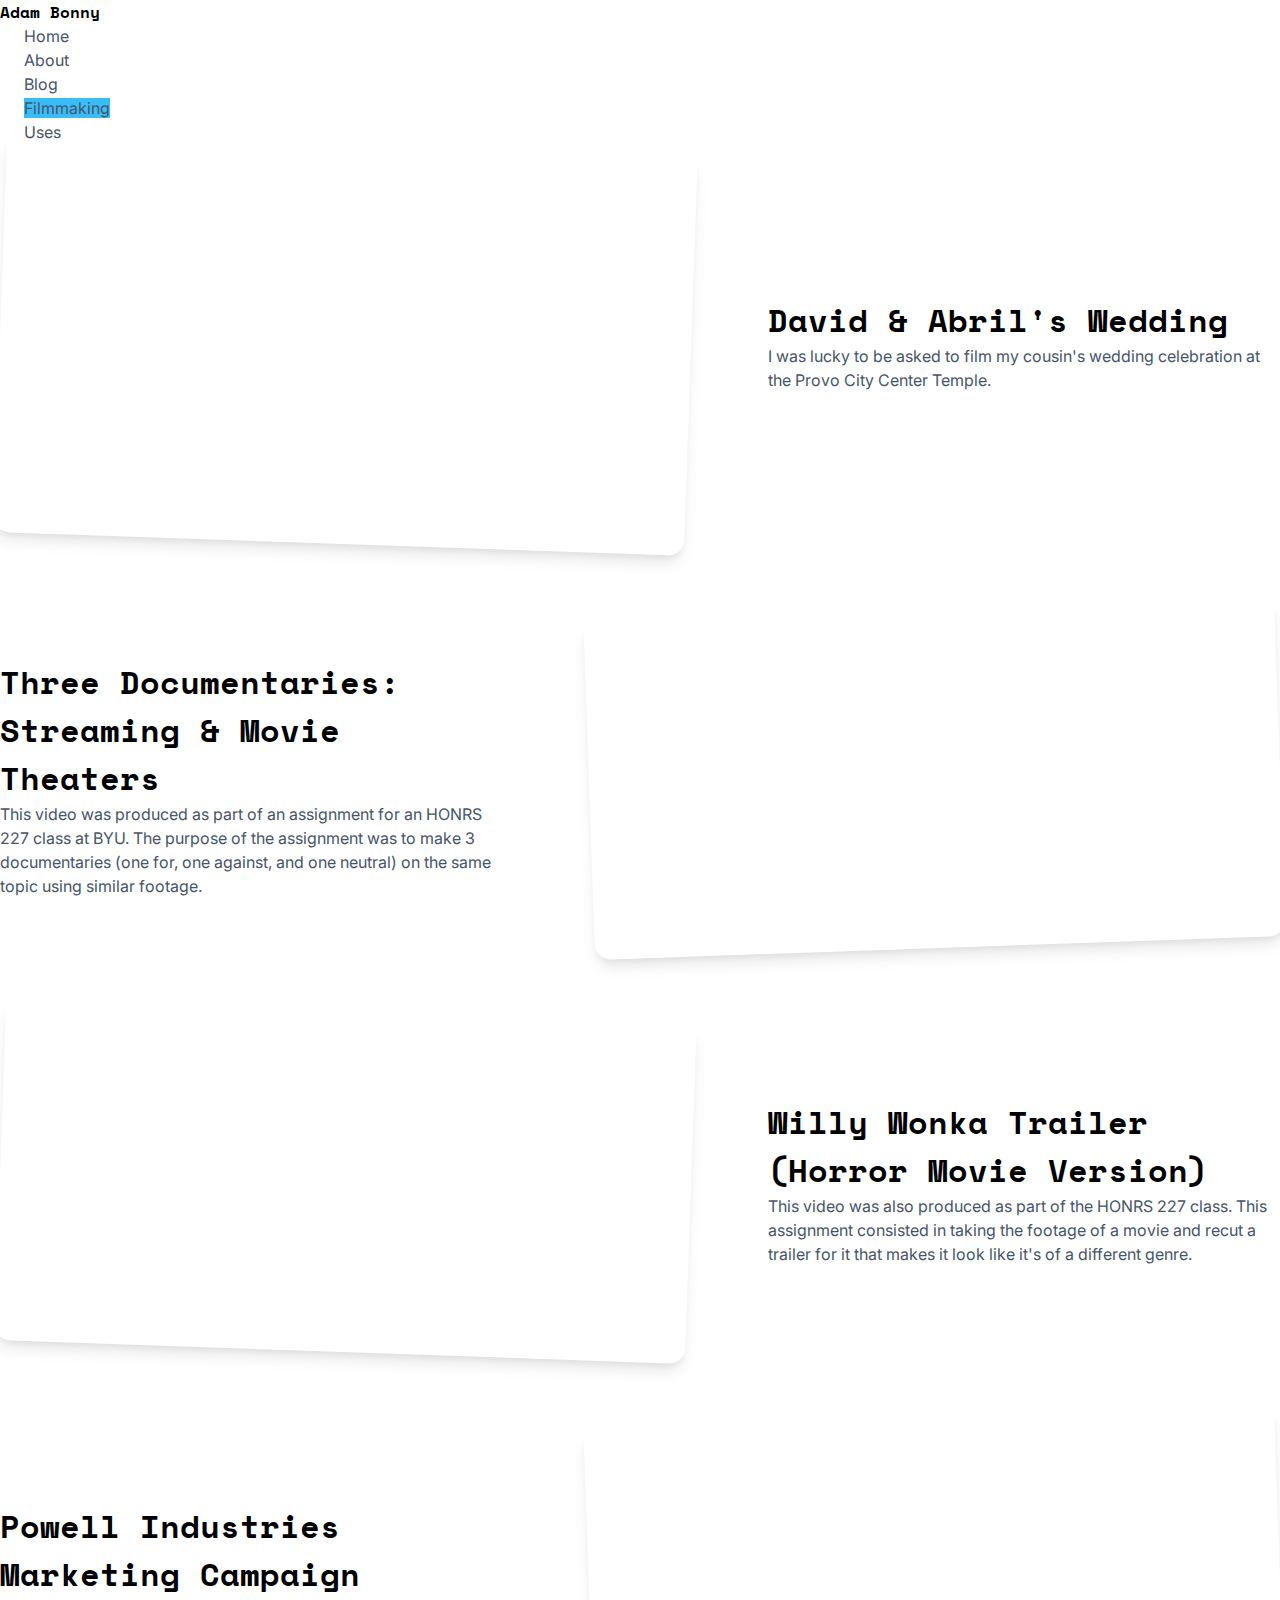
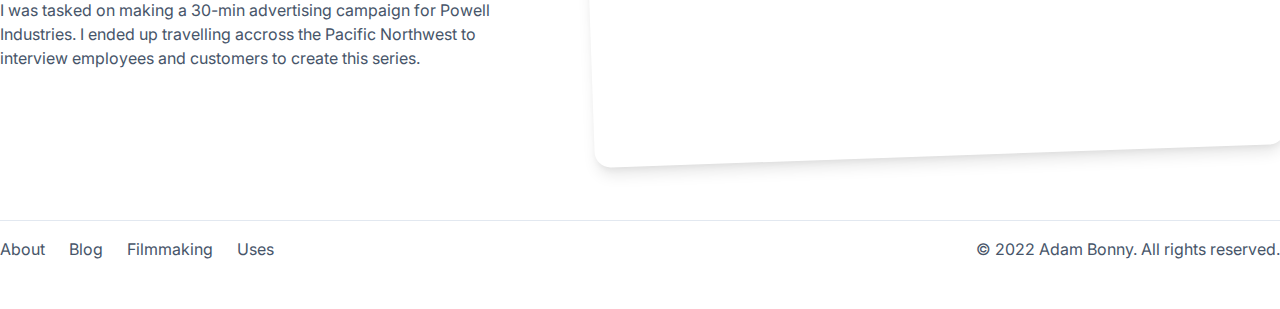
<file: film.html>
<!DOCTYPE html>
<html lang="en">
<head>
    <!-- Meta Tags -->
    <meta charset="UTF-8">
    <meta http-equiv="X-UA-Compatible" content="IE=edge">
    <meta name="viewport" content="width=device-width, initial-scale=1.0">
    <title>Filmmaking - Adam Bonny</title>
    <link rel="icon" href="data:image/svg+xml,<svg xmlns=%22http://www.w3.org/2000/svg%22 viewBox=%220 0 100 100%22><text y=%22.9em%22 font-size=%2290%22>🚀</text></svg>">
    <!-- Google Fonts -->
    <link rel="preconnect" href="https://fonts.googleapis.com">
    <link rel="preconnect" href="https://fonts.gstatic.com" crossorigin>
    <link href="https://fonts.googleapis.com/css2?family=Inter:wght@100;200;300;400;500;600;700;800;900&family=Space+Mono:ital,wght@0,400;0,700;1,400;1,700&display=swap" rel="stylesheet">
    <!-- Bootstrap CSS -->
    <link href="https://cdn.jsdelivr.net/npm/bootstrap@5.2.1/dist/css/bootstrap.min.css" rel="stylesheet" integrity="sha384-iYQeCzEYFbKjA/T2uDLTpkwGzCiq6soy8tYaI1GyVh/UjpbCx/TYkiZhlZB6+fzT" crossorigin="anonymous">
    <!-- Custom CSS -->
    <link rel="stylesheet" href="preflight.css">
    <link rel="stylesheet" href="style.css">
</head>
<body class="container">
    <!-- Header -->
    <header class="d-flex flex-wrap justify-content-center py-3 mb-4 border-bottom">
        <a href="index.html" class="d-flex align-items-center mb-3 mb-md-0 me-md-auto text-dark text-decoration-none">
        <span class="fs-4">Adam Bonny</span>
        </a>

        <ul class="nav nav-pills">
        <li class="nav-item"><a href="index.html" class="nav-link" aria-current="page">Home</a></li>
        <li class="nav-item"><a href="about.html" class="nav-link">About</a></li>
        <li class="nav-item"><a href="blog.html" class="nav-link">Blog</a></li>
        <li class="nav-item"><a href="film.html" class="nav-link active">Filmmaking</a></li>
        <li class="nav-item"><a href="uses.html" class="nav-link">Uses</a></li>
        </ul>
    </header>

    <!-- Content -->
    <main class="film">
        <section class="video-left">
            <iframe src="https://byu.app.box.com/embed/s/4a0wl8fys5005rljkkd8nildeqczneok?sortColumn=date&view=list" width="500" height="400" frameborder="0" allowfullscreen webkitallowfullscreen msallowfullscreen></iframe> 
            <div class="text">
                <h2>David & Abril's Wedding</h2>
                <p>I was lucky to be asked to film my cousin's wedding celebration at the Provo City Center Temple.</p>
            </div>
        </section>
        <section class="video-right">
            <iframe width="770" height="340" src="https://www.youtube.com/embed/se70NP1uxSM" title="Streaming and Movie Theaters: Three Documentaries" frameborder="0" allow="accelerometer; autoplay; clipboard-write; encrypted-media; gyroscope; picture-in-picture" allowfullscreen></iframe>
            <div class="text">
                <h2>Three Documentaries: Streaming & Movie Theaters</h2>
                <p>This video was produced as part of an assignment for an HONRS 227 class at BYU. The purpose of the assignment was to make 3 documentaries (one for, one against, and one neutral) on the same topic using similar footage.</p>
            </div>
        </section>
        <section class="video-left">
            <iframe title="vimeo-player" src="https://player.vimeo.com/video/667995897?h=250cda39f3" width="640" height="340" frameborder="0" allowfullscreen></iframe>
            <div class="text">
                <h2>Willy Wonka Trailer (Horror Movie Version)</h2>
                <p>This video was also produced as part of the HONRS 227 class. This assignment consisted in taking the footage of a movie and recut a trailer for it that makes it look like it's of a different genre.</p>
            </div>
        </section>
        <section class="video-right">
            <iframe width="769" height="340" src="https://www.youtube.com/embed/SO0fXdA85dA" title="How is buying with Powell Industries different?" frameborder="0" allow="accelerometer; autoplay; clipboard-write; encrypted-media; gyroscope; picture-in-picture" allowfullscreen></iframe>
            <div class="text">
                <h2>Powell Industries Marketing Campaign</h2>
                <p>I was tasked on making a 30-min advertising campaign for Powell Industries. I ended up travelling accross the Pacific Northwest to interview employees and customers to create this series.</p>
            </div>
        </section>
    </main>

    <!-- Footer -->
    <footer>
        <ul>
            <li><a href="about.html">About</a></li>
            <li><a href="blog.html">Blog</a></li>
            <li><a href="film.html">Filmmaking</a></li>
            <li><a href="uses.html">Uses</a></li>
        </ul>
        <p>&copy 2022 Adam Bonny. All rights reserved.</p>
    </footer>

    <!-- Bootstrap Scripts -->
    <script src="https://cdn.jsdelivr.net/npm/bootstrap@5.2.1/dist/js/bootstrap.bundle.min.js" integrity="sha384-u1OknCvxWvY5kfmNBILK2hRnQC3Pr17a+RTT6rIHI7NnikvbZlHgTPOOmMi466C8" crossorigin="anonymous"></script>
</body>
</html>
</file>
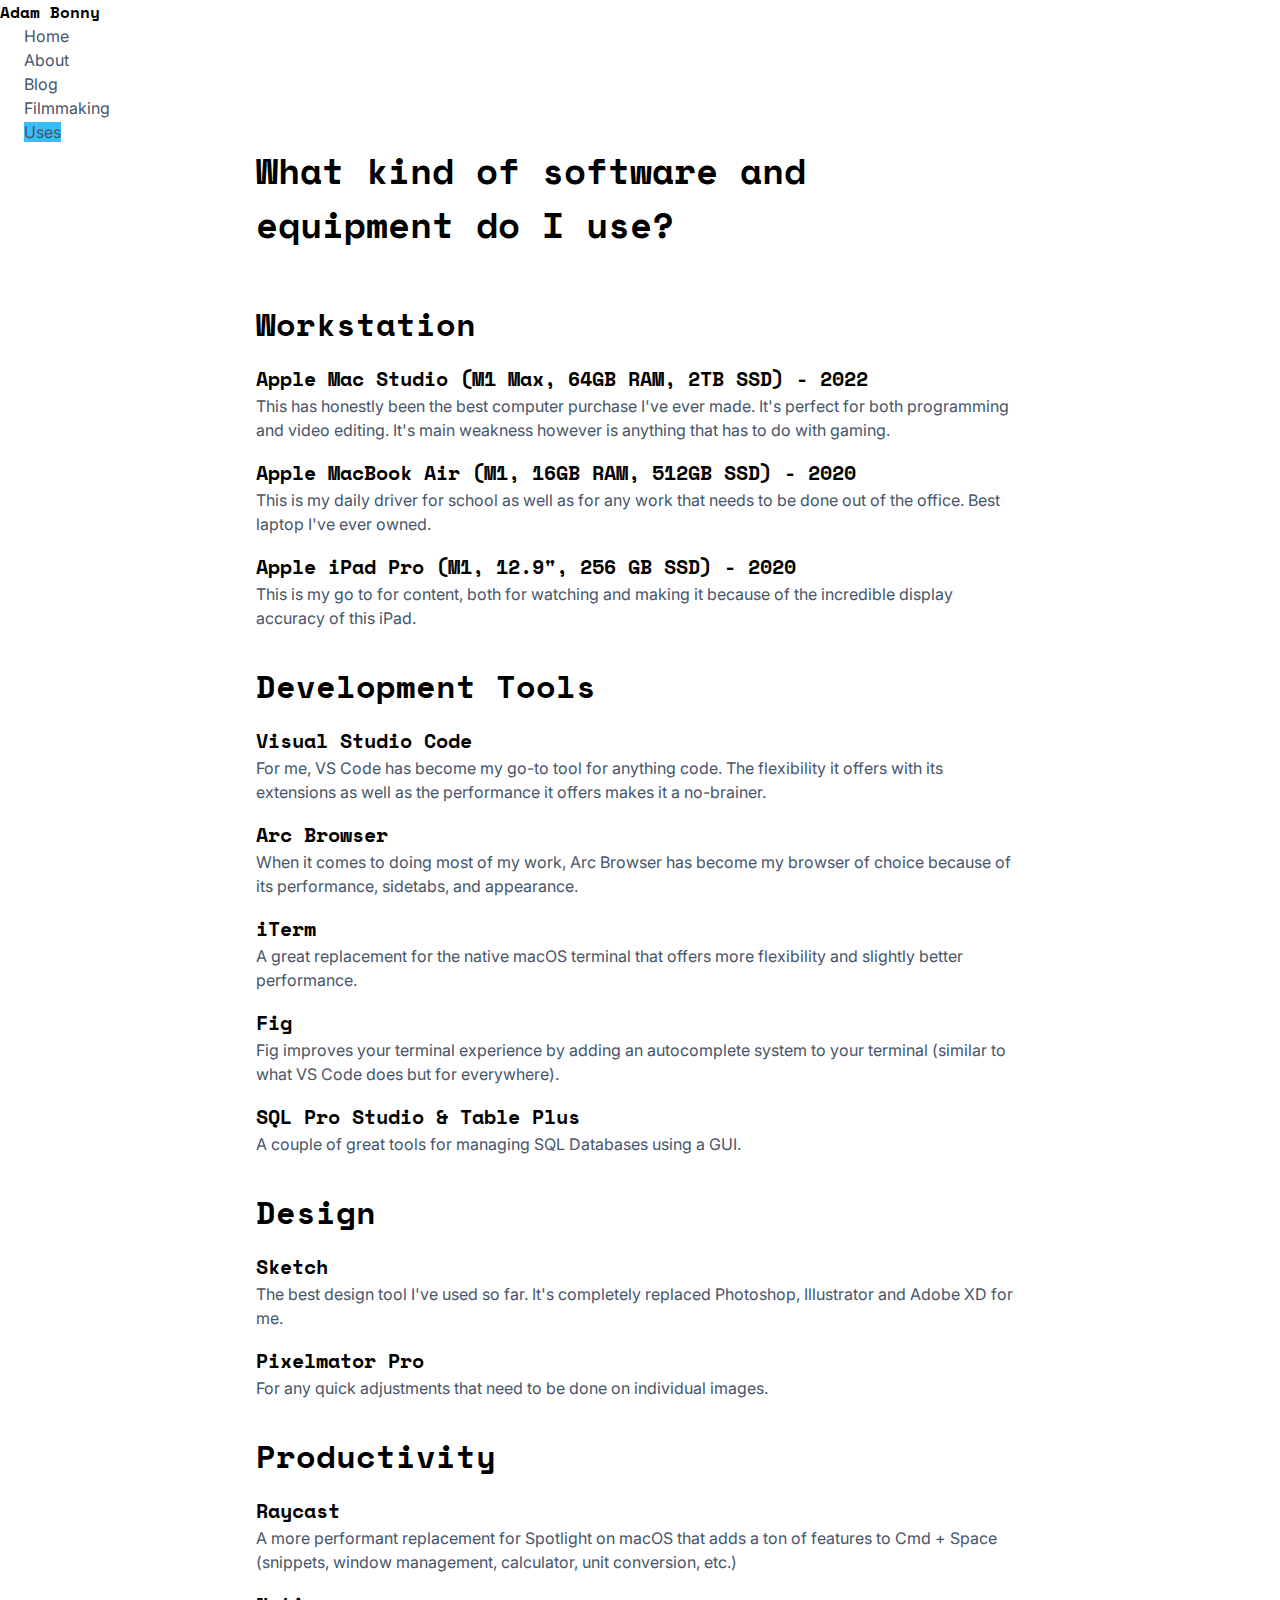
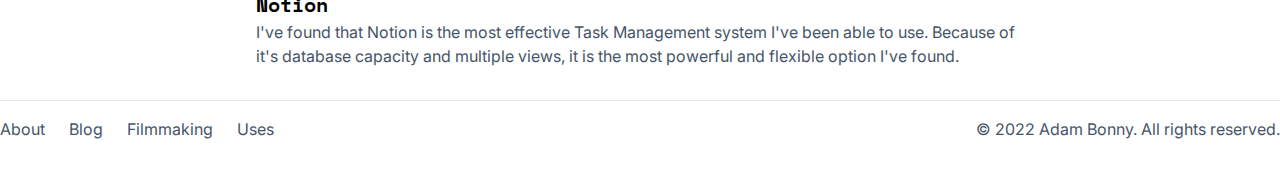
<file: uses.html>
<!DOCTYPE html>
<html lang="en">
<head>
    <!-- Meta Tags -->
    <meta charset="UTF-8">
    <meta http-equiv="X-UA-Compatible" content="IE=edge">
    <meta name="viewport" content="width=device-width, initial-scale=1.0">
    <title>Uses - Adam Bonny</title>
    <link rel="icon" href="data:image/svg+xml,<svg xmlns=%22http://www.w3.org/2000/svg%22 viewBox=%220 0 100 100%22><text y=%22.9em%22 font-size=%2290%22>🚀</text></svg>">
    <!-- Google Fonts -->
    <link rel="preconnect" href="https://fonts.googleapis.com">
    <link rel="preconnect" href="https://fonts.gstatic.com" crossorigin>
    <link href="https://fonts.googleapis.com/css2?family=Inter:wght@100;200;300;400;500;600;700;800;900&family=Space+Mono:ital,wght@0,400;0,700;1,400;1,700&display=swap" rel="stylesheet">
    <!-- Bootstrap CSS -->
    <link href="https://cdn.jsdelivr.net/npm/bootstrap@5.2.1/dist/css/bootstrap.min.css" rel="stylesheet" integrity="sha384-iYQeCzEYFbKjA/T2uDLTpkwGzCiq6soy8tYaI1GyVh/UjpbCx/TYkiZhlZB6+fzT" crossorigin="anonymous">
    <!-- Custom CSS -->
    <link rel="stylesheet" href="preflight.css">
    <link rel="stylesheet" href="style.css">
</head>
<body class="container">
    <!-- Header -->
    <header class="d-flex flex-wrap justify-content-center py-3 mb-4 border-bottom">
        <a href="index.html" class="d-flex align-items-center mb-3 mb-md-0 me-md-auto text-dark text-decoration-none">
        <span class="fs-4">Adam Bonny</span>
        </a>

        <ul class="nav nav-pills">
        <li class="nav-item"><a href="index.html" class="nav-link" aria-current="page">Home</a></li>
        <li class="nav-item"><a href="about.html" class="nav-link">About</a></li>
        <li class="nav-item"><a href="blog.html" class="nav-link">Blog</a></li>
        <li class="nav-item"><a href="film.html" class="nav-link">Filmmaking</a></li>
        <li class="nav-item"><a href="uses.html" class="nav-link active">Uses</a></li>
        </ul>
    </header>

    <!-- Content -->
    <section class="uses">
        <h1 style="margin-bottom: 3rem;">What kind of software and equipment do I use?</h1>
        <div class="uses-card">
            <h2>Workstation</h2>
            <ul class="uses-list">
                <li class="uses-item">
                    <h3>Apple Mac Studio (M1 Max, 64GB RAM, 2TB SSD) - 2022</h3>
                    <p>This has honestly been the best computer purchase I've ever made. It's perfect for both programming and video editing. It's main weakness however is anything that has to do with gaming.</p>
                </li>
                <li class="uses-item">
                    <h3>Apple MacBook Air (M1, 16GB RAM, 512GB SSD) - 2020</h3>
                    <p>This is my daily driver for school as well as for any work that needs to be done out of the office. Best laptop I've ever owned.</p>
                </li>
                <li class="uses-item">
                    <h3>Apple iPad Pro (M1, 12.9", 256 GB SSD) - 2020</h3>
                    <p>This is my go to for content, both for watching and making it because of the incredible display accuracy of this iPad.</p>
                </li>
            </ul>
        </div>
        <div class="uses-card">
            <h2>Development Tools</h2>
            <ul>
                <li class="uses-item">
                    <h3>Visual Studio Code</h3>
                    <p>For me, VS Code has become my go-to tool for anything code. The flexibility it offers with its extensions as well as the performance it offers makes it a no-brainer.</p>
                </li>
                <li class="uses-item">
                    <h3>Arc Browser</h3>
                    <p>When it comes to doing most of my work, Arc Browser has become my browser of choice because of its performance, sidetabs, and appearance.</p>
                </li>
                <li class="uses-item">
                    <h3>iTerm</h3>
                    <p>A great replacement for the native macOS terminal that offers more flexibility and slightly better performance.</p>
                </li>
                <li class="uses-item">
                    <h3>Fig</h3>
                    <p>Fig improves your terminal experience by adding an autocomplete system to your terminal (similar to what VS Code does but for everywhere).</p>
                </li>
                <li class="uses-item">
                    <h3>SQL Pro Studio & Table Plus</h3>
                    <p>A couple of great tools for managing SQL Databases using a GUI.</p>
                </li>
            </ul>
        </div>
        <div class="uses-card">
            <h2>Design</h2>
            <ul>
                <li class="uses-item">
                    <h3>Sketch</h3>
                    <p>The best design tool I've used so far. It's completely replaced Photoshop, Illustrator and Adobe XD for me.</p>
                </li>
                <li class="uses-item">
                    <h3>Pixelmator Pro</h3>
                    <p>For any quick adjustments that need to be done on individual images.</p>
                </li>
            </ul>
        </div>
        <div class="uses-card">
            <h2>Productivity</h2>
            <ul>
                <li class="uses-item">
                    <h3>Raycast</h3>
                    <p>A more performant replacement for Spotlight on macOS that adds a ton of features to Cmd + Space (snippets, window management, calculator, unit conversion, etc.)</p>
                </li>
                <li class="uses-item">
                    <h3>Notion</h3>
                    <p>I've found that Notion is the most effective Task Management system I've been able to use. Because of it's database capacity and multiple views, it is the most powerful and flexible option I've found.</p>
                </li>
            </ul>
        </div>
    </section>

    <!-- Footer -->
    <footer>
        <ul>
            <li><a href="about.html">About</a></li>
            <li><a href="blog.html">Blog</a></li>
            <li><a href="film.html">Filmmaking</a></li>
            <li><a href="uses.html">Uses</a></li>
        </ul>
        <p>&copy 2022 Adam Bonny. All rights reserved.</p>
    </footer>

    <!-- Bootstrap Scripts -->
    <script src="https://cdn.jsdelivr.net/npm/bootstrap@5.2.1/dist/js/bootstrap.bundle.min.js" integrity="sha384-u1OknCvxWvY5kfmNBILK2hRnQC3Pr17a+RTT6rIHI7NnikvbZlHgTPOOmMi466C8" crossorigin="anonymous"></script>
</body>
</html>
</file>
<file: preflight.css>
/*
1. Prevent padding and border from affecting element width. (https://github.com/mozdevs/cssremedy/issues/4)
2. Allow adding a border to an element by just adding a border-width. (https://github.com/tailwindcss/tailwindcss/pull/116)
*/

*,
::before,
::after {
  box-sizing: border-box; /* 1 */
  border-width: 0; /* 2 */
  border-style: solid; /* 2 */
  border-color: theme('borderColor.DEFAULT', currentColor); /* 2 */
}

::before,
::after {
  --tw-content: '';
}

/*
1. Use a consistent sensible line-height in all browsers.
2. Prevent adjustments of font size after orientation changes in iOS.
3. Use a more readable tab size.
4. Use the user's configured `sans` font-family by default.
*/

html {
  line-height: 1.5; /* 1 */
  -webkit-text-size-adjust: 100%; /* 2 */
  -moz-tab-size: 4; /* 3 */
  tab-size: 4; /* 3 */
  font-family: theme('fontFamily.sans', ui-sans-serif, system-ui, -apple-system, BlinkMacSystemFont, "Segoe UI", Roboto, "Helvetica Neue", Arial, "Noto Sans", sans-serif, "Apple Color Emoji", "Segoe UI Emoji", "Segoe UI Symbol", "Noto Color Emoji"); /* 4 */
}

/*
1. Remove the margin in all browsers.
2. Inherit line-height from `html` so users can set them as a class directly on the `html` element.
*/

body {
  margin: 0; /* 1 */
  line-height: inherit; /* 2 */
}

/*
1. Add the correct height in Firefox.
2. Correct the inheritance of border color in Firefox. (https://bugzilla.mozilla.org/show_bug.cgi?id=190655)
3. Ensure horizontal rules are visible by default.
*/

hr {
  height: 0; /* 1 */
  color: inherit; /* 2 */
  border-top-width: 1px; /* 3 */
}

/*
Add the correct text decoration in Chrome, Edge, and Safari.
*/

abbr:where([title]) {
  text-decoration: underline dotted;
}

/*
Remove the default font size and weight for headings.
*/

h1,
h2,
h3,
h4,
h5,
h6 {
  font-size: inherit;
  font-weight: inherit;
}

/*
Reset links to optimize for opt-in styling instead of opt-out.
*/

a {
  color: inherit;
  text-decoration: inherit;
}

/*
Add the correct font weight in Edge and Safari.
*/

b,
strong {
  font-weight: bolder;
}

/*
1. Use the user's configured `mono` font family by default.
2. Correct the odd `em` font sizing in all browsers.
*/

code,
kbd,
samp,
pre {
  font-family: theme('fontFamily.mono', ui-monospace, SFMono-Regular, Menlo, Monaco, Consolas, "Liberation Mono", "Courier New", monospace); /* 1 */
  font-size: 1em; /* 2 */
}

/*
Add the correct font size in all browsers.
*/

small {
  font-size: 80%;
}

/*
Prevent `sub` and `sup` elements from affecting the line height in all browsers.
*/

sub,
sup {
  font-size: 75%;
  line-height: 0;
  position: relative;
  vertical-align: baseline;
}

sub {
  bottom: -0.25em;
}

sup {
  top: -0.5em;
}

/*
1. Remove text indentation from table contents in Chrome and Safari. (https://bugs.chromium.org/p/chromium/issues/detail?id=999088, https://bugs.webkit.org/show_bug.cgi?id=201297)
2. Correct table border color inheritance in all Chrome and Safari. (https://bugs.chromium.org/p/chromium/issues/detail?id=935729, https://bugs.webkit.org/show_bug.cgi?id=195016)
3. Remove gaps between table borders by default.
*/

table {
  text-indent: 0; /* 1 */
  border-color: inherit; /* 2 */
  border-collapse: collapse; /* 3 */
}

/*
1. Change the font styles in all browsers.
2. Remove the margin in Firefox and Safari.
3. Remove default padding in all browsers.
*/

button,
input,
optgroup,
select,
textarea {
  font-family: inherit; /* 1 */
  font-size: 100%; /* 1 */
  font-weight: inherit; /* 1 */
  line-height: inherit; /* 1 */
  color: inherit; /* 1 */
  margin: 0; /* 2 */
  padding: 0; /* 3 */
}

/*
Remove the inheritance of text transform in Edge and Firefox.
*/

button,
select {
  text-transform: none;
}

/*
1. Correct the inability to style clickable types in iOS and Safari.
2. Remove default button styles.
*/

button,
[type='button'],
[type='reset'],
[type='submit'] {
  -webkit-appearance: button; /* 1 */
  background-color: transparent; /* 2 */
  background-image: none; /* 2 */
}

/*
Use the modern Firefox focus style for all focusable elements.
*/

:-moz-focusring {
  outline: auto;
}

/*
Remove the additional `:invalid` styles in Firefox. (https://github.com/mozilla/gecko-dev/blob/2f9eacd9d3d995c937b4251a5557d95d494c9be1/layout/style/res/forms.css#L728-L737)
*/

:-moz-ui-invalid {
  box-shadow: none;
}

/*
Add the correct vertical alignment in Chrome and Firefox.
*/

progress {
  vertical-align: baseline;
}

/*
Correct the cursor style of increment and decrement buttons in Safari.
*/

::-webkit-inner-spin-button,
::-webkit-outer-spin-button {
  height: auto;
}

/*
1. Correct the odd appearance in Chrome and Safari.
2. Correct the outline style in Safari.
*/

[type='search'] {
  -webkit-appearance: textfield; /* 1 */
  outline-offset: -2px; /* 2 */
}

/*
Remove the inner padding in Chrome and Safari on macOS.
*/

::-webkit-search-decoration {
  -webkit-appearance: none;
}

/*
1. Correct the inability to style clickable types in iOS and Safari.
2. Change font properties to `inherit` in Safari.
*/

::-webkit-file-upload-button {
  -webkit-appearance: button; /* 1 */
  font: inherit; /* 2 */
}

/*
Add the correct display in Chrome and Safari.
*/

summary {
  display: list-item;
}

/*
Removes the default spacing and border for appropriate elements.
*/

blockquote,
dl,
dd,
h1,
h2,
h3,
h4,
h5,
h6,
hr,
figure,
p,
pre {
  margin: 0;
}

fieldset {
  margin: 0;
  padding: 0;
}

legend {
  padding: 0;
}

ol,
ul,
menu {
  list-style: none;
  margin: 0;
  padding: 0;
}

/*
Prevent resizing textareas horizontally by default.
*/

textarea {
  resize: vertical;
}

/*
1. Reset the default placeholder opacity in Firefox. (https://github.com/tailwindlabs/tailwindcss/issues/3300)
2. Set the default placeholder color to the user's configured gray 400 color.
*/

input::placeholder,
textarea::placeholder {
  opacity: 1; /* 1 */
  color: theme('colors.gray.400', #9ca3af); /* 2 */
}

/*
Set the default cursor for buttons.
*/

button,
[role="button"] {
  cursor: pointer;
}

/*
Make sure disabled buttons don't get the pointer cursor.
*/
:disabled {
  cursor: default;
}

/*
1. Make replaced elements `display: block` by default. (https://github.com/mozdevs/cssremedy/issues/14)
2. Add `vertical-align: middle` to align replaced elements more sensibly by default. (https://github.com/jensimmons/cssremedy/issues/14#issuecomment-634934210)
   This can trigger a poorly considered lint error in some tools but is included by design.
*/

img,
svg,
video,
canvas,
audio,
iframe,
embed,
object {
  display: block; /* 1 */
  vertical-align: middle; /* 2 */
}

/*
Constrain images and videos to the parent width and preserve their intrinsic aspect ratio. (https://github.com/mozdevs/cssremedy/issues/14)
*/

img,
video {
  max-width: 100%;
  height: auto;
}
</file>
<file: style.css>
/* General Styles */
:root {
    --text-header: #0F172A;
    --text-color: #475569;
    --text-light: #94A3B8;
    --bg-light: #F0F9FF;
    --stroke-light: #E2E8F0;
    --main-color: #38BDF8;
    --hover-color: #0284C7;
}

* {
    font-family: 'Inter', sans-serif;
    /*order: 1px solid red;*/
}

p {
    color: var(--text-color)
}

h1, h2, h3, .fs-4 {
    font-family: 'Space Mono', monospace;
    font-weight: 900;
}

h1 {
    font-size: 2.25rem;
}

/* Header */
.nav-link {
    color: var(--text-color);
    margin-left: 1.5rem;
}

.nav-link:hover {
    color: var(--hover-color);
}

.active {
    background-color: var(--main-color) !important;
}

.active:hover {
    background-color: var(--hover-color) !important;
}

/* Home Page */
.heading {
    display: flex;
    align-items: center;
}

.heading img {
    height: 30rem;
    border-radius: .5rem;
    box-shadow: 0 10px 15px -3px rgba(0, 0, 0, 0.1), 0 4px 6px -2px rgba(0, 0, 0, 0.05);
    transform: rotate(-2deg) !important;
}

.padding {
    padding: 3rem;
}

#hero h1 {
    margin-bottom: 1.5rem;
}

.icon {
    transition-property: background-color, border-color, color, fill, stroke, opacity, box-shadow, transform; 
    width: 1.5rem; 
    height: 1.5rem;
}

.icon-color {
    fill: var(--main-color);
}

.icon:hover {
    fill: var(--hover-color);
}

.shaded-icon {
    fill: #F4F4F5;
    stroke: #A1A1AA;
}

.social-links {
    display: inline-flex;
    list-style: none;
    padding: 0;
}

.social-links li {
    margin-top: 1.5rem;
    margin-right: 2rem;
}

#glance {
    display: flex;
    padding: 0;
    margin-top: 2rem;
}

.blog-list {
    max-width: 60%;
    list-style: none;
    padding: 0;
}

.date {
    color: var(--text-light) !important;
    margin-bottom: 0.5rem;
}

.blog-card {
    padding: 24px;
    border-radius: 1rem;
}

.blog-card h3 {
    font-size: 1.5rem;
    margin-top: 0.25rem;
    margin-bottom: .5rem;
}

.blog-card p {
    margin-top: 1rem;
    margin-bottom: 1rem;
}

.blog-card a {
    color: var(--main-color);
}

.blog-card a:hover {
    color: var(--hover-color);
}

.blog-card:hover {
    background-color: var(--bg-light);
    transition-duration: .1s;
}

.summary {
    margin-left: 24px;
}

h3 {
    font-size: 20px;
}

.newsletter {
    padding: 1.5rem;
    border: 0.5px solid var(--stroke-light);
    border-radius: 1rem;
}

.newsletter .heading {
    display: flex;
    align-items: center;
}

.newsletter .heading h3 {
    margin-left: 12px;
}

.newsletter p {
    color: var(--text-light);
    font-weight: 300;
    font-size: .95rem;
    margin-top: .5rem;
}

.newsletter form {
    display: flex;
    align-items: center;
    justify-content: space-between;
    gap: .75rem;
}

.newsletter form input {
    display: block; 
    padding-top: 0.5rem;
    padding-bottom: 0.5rem; 
    padding-left: 0.75rem;
    padding-right: 0.75rem; 
    color: #6B7280; 
    width: 100%; 
    border-radius: 0.375rem; 
    border-width: 1px; 
    border-color: #D1D5DB; 
    appearance: none; 
    box-shadow: 0 1px 2px 0 rgba(0, 0, 0, 0.05);
    margin-top: .75rem;
    margin-bottom: .75rem;  
}

.newsletter form input:focus {
    outline: none !important;
    border: solid 2px var(--main-color) !important;
}

.newsletter form a {
    text-align: center;
    width:20%;
    background-color: var(--main-color) !important;
    color: white;
    padding: 0.5rem 0.75rem;
    border-radius: 0.375rem; 
}

.newsletter a:hover {
    background-color: var(--hover-color) !important;
}

.newsletter form button:hover {
    background-color: var(--hover-color);
}

.work-experience {
    margin-top: 1.5rem;
    padding: 1.5rem;
    border: 0.5px solid var(--stroke-light);
    border-radius: 1rem;
}

.work-item {
    display: flex;
    margin-top: 1rem;
}

.item-content {
    width: 80%;
}

.role-time {
    display: flex;
    width: 100%;
    justify-content: space-between;
}

.role-time p {
    color: var(--text-light);
    font-size: 0.875rem;
}

.company {
    font-weight: bold;
}

.work-item .logo {
    display: flex;
    align-items: center;
    justify-content: center;
    padding: .45rem;
    border-radius: 9999px;
    border: 1px solid var(--stroke-light);
    box-shadow: 0 4px 6px -1px rgba(0, 0, 0, 0.1), 0 2px 4px -1px rgba(0, 0, 0, 0.06);
    margin-right: 1.5rem;
    height: 3rem;
}

.logo img {
    height: 32px;
    width: 32px;
    border-radius: 9999px;
}

footer {
    margin-top: 2rem;
    border-top: 1px solid var(--stroke-light);
    padding-top: 1rem;
    padding-bottom: 3rem;
    display: flex;
    justify-content: space-between;
}

footer ul {
    display: flex;
}

footer ul a {
    margin-right: 1.5rem;
    color: var(--text-color);
}

footer ul a:hover {
    color: var(--hover-color);
}

@media screen and (max-width: 768px) {
    #hero img {
        height: 25rem;
    }
    
    #glance {
        flex-direction: column;
    }
    .blog-list {
        max-width: 100%;
        margin-bottom: 1rem;
    }
    .summary {
        margin-left: 0;
    }

    .about {
        flex-direction: column;
    }

    .blog h2 {
        padding: 24px;
        margin-bottom: .5rem;
    }

    .video-left iframe, .video-right iframe  {
        height: 270px;
    }

    .uses, .article {
        max-width: 90% !important;
    }
}

@media screen and (max-width: 430px) {
    header {
        flex-direction: column;
    }

    header a {
        margin: auto;
        text-align: center;
    }

    .nav-pills {
        display: inline;
    }
    
    .nav-link {
        margin-left: 0px;
    }   

    #hero .heading {
        flex-direction: column;
    }

    footer {
        flex-direction: column;
        text-align: center;
    }

    footer p {
        margin-top: 2rem;
    }

    .padding {
        padding: 24px;
    }

    .video-left, .video-right  {
        flex-direction: column !important;
        padding: 18px;
        margin-bottom: 1rem !important;
    }

    .video-left h2, .video-right h2  {
        margin-top: 2rem;
    }

    .video-left *, .video-right * {
        width: 100% !important;
    }
}

@media screen and (max-width: 320px) {
    footer ul {
        width: 95%;
        flex-wrap: wrap;
    }
}

/* About Page */
.about {
    display: flex;
}

.about .social-links {
    flex-direction: column;
}

.about img {
    border-radius: .5rem;
    box-shadow: 0 10px 15px -3px rgba(0, 0, 0, 0.1), 0 4px 6px -2px rgba(0, 0, 0, 0.05);
    transform: rotate(2deg) !important;
}

.about .caption {
    color: var(--text-light);
    margin-top: 1rem;
    text-align: center;
}

.about h1 {
    margin-bottom: 1.5rem;
}

.about .social-links {
    width: 100%;
    margin-top: 2rem;
    border-top: 1px solid var(--stroke-light);
}

.about .social-links li a {
    display: flex;
    color: var(--main-color);
}

.about .social-links li a:hover {
    color: var(--hover-color);
}

.about .social-links li svg {
    margin-right: 1rem;
}

/* Blog Page */
.blog .title {
    padding: 24px;
}

.blog .title h1 {
    margin-bottom: 1rem;
}

.blog .blog-list {
    margin: auto;
}

/* Film page */
h2 {
    font-size: 2rem;
}

.video-left, .video-right {
    display: flex;
    align-items: center;
    justify-content: space-between;
    margin-bottom: 4rem;
}

.video-right {
    flex-direction: row-reverse;
}

.video-left iframe, .video-right iframe {
    width: 54%;
    border-radius: 1rem;
    box-shadow: 0 10px 15px -3px rgba(0, 0, 0, 0.1), 0 4px 6px -2px rgba(0, 0, 0, 0.05);
}

.video-left iframe {
    transform: rotate(2deg);
}

.video-right iframe {
    transform: rotate(-2deg);
}

.video-left .text, .video-right .text  {
    width: 40%;
}

/* Uses Page */
.uses {
    max-width: 60%;
    margin: auto;
}


.article img {
    border-radius: 1rem;
    margin-bottom: 1rem;
    box-shadow: 0 10px 15px -3px rgba(0, 0, 0, 0.1), 0 4px 6px -2px rgba(0, 0, 0, 0.05);
}

.article ol {
    list-style: decimal;
}

.article ul {
    list-style-type: disc;
}

.uses h2, .uses-item  {
    margin-bottom: 1rem;
}

.uses-card{
    margin-bottom: 2rem;
}

.article {
    max-width: 60%;
    margin: auto;
}

.article h1, .article h2, .article h3, .article h4 {
    color: var(--text-header);
}

.article h1, .article h2, .article h3, .article h4, .article p, .article ul, .article ol  {
    margin-bottom: 1rem;
}

.article p, .article ul, .article ol  {
    color: var(--text-color);
}

blockquote {
    font-style: italic;
}

.article .category-badge {
    padding: 4px 12px; 
    display: inline;
    border-radius: 3rem;
}

.article hr {
    margin-top: 12px;
}

#blog-list-title {
    padding: 20px;
}

.blog .blog-list {
    max-width: 96%;
}
</file>
